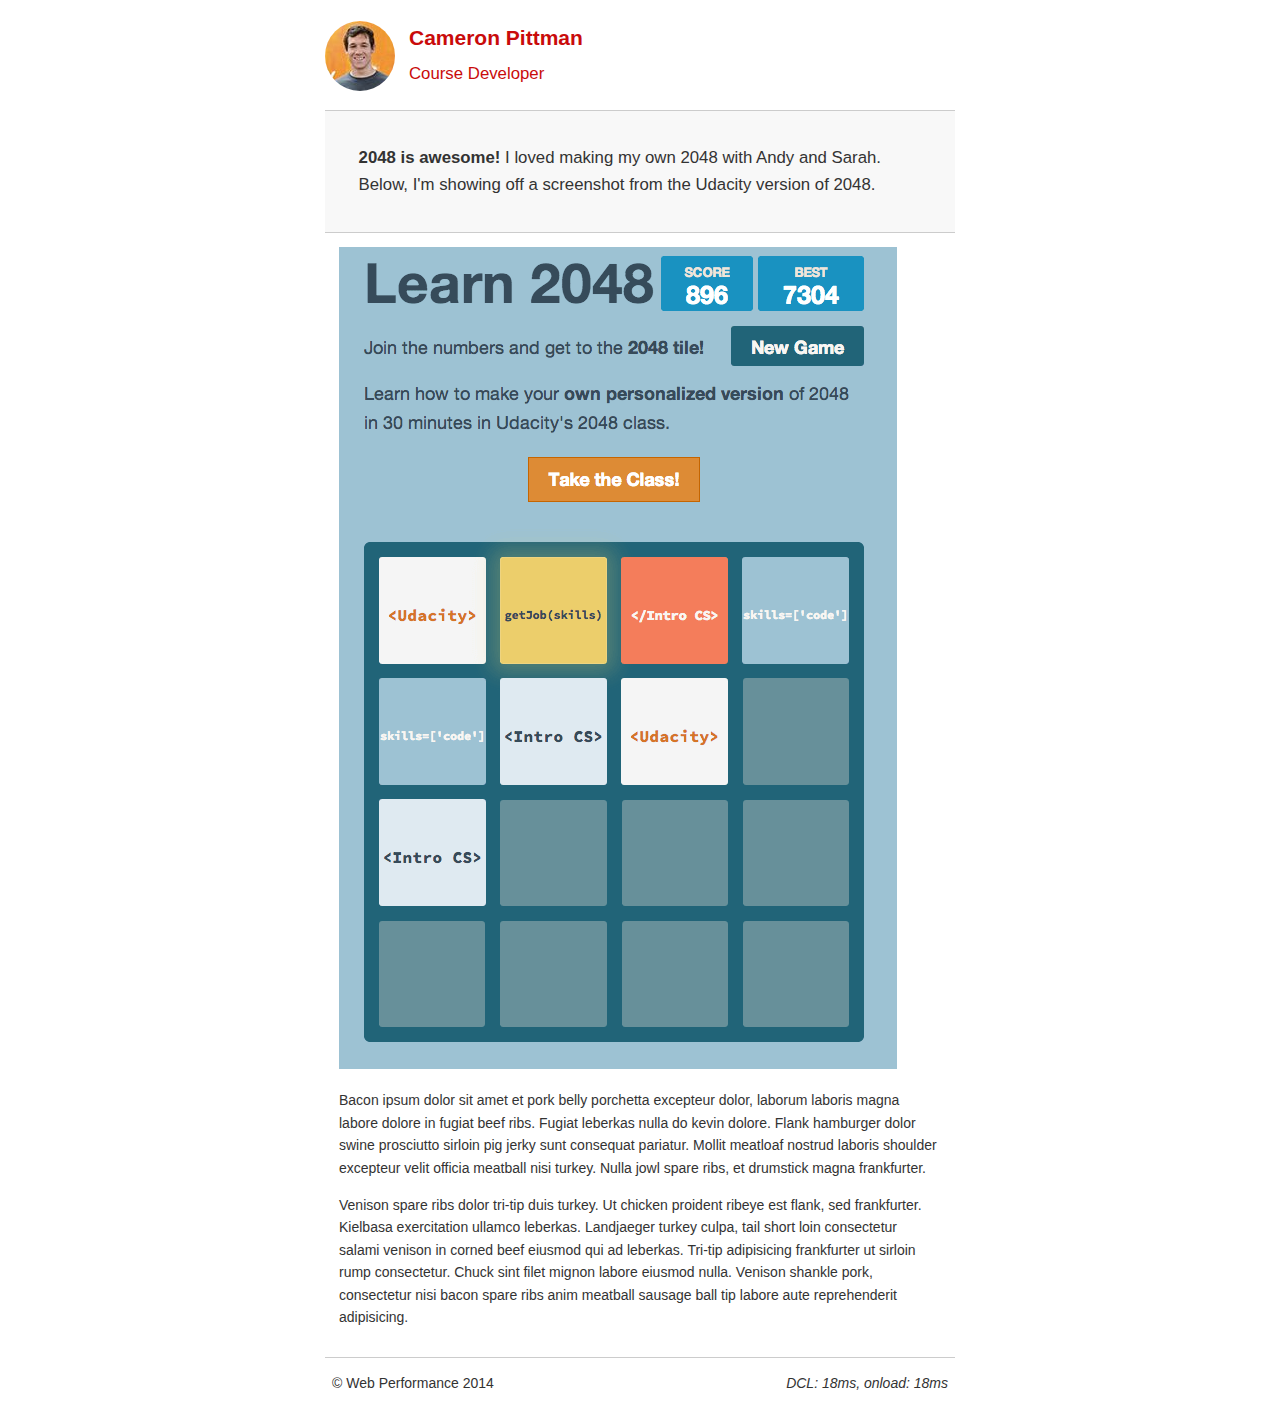
<file: project-2048.html>
<!DOCTYPE html>
<html lang="en">
  <head>
    <meta charset="utf-8">
    <meta name="viewport" content="width=device-width, initial-scale=1">
    <meta name="description" content=" FILL ME IN ">
    <meta name="author" content=" FILL ME IN ">
    <title>Cameron Pittman: Portfolio</title>

    <!-- Hmm, what is the impact of web fonts on speed? Measure it... -->
    <!-- <link href="//fonts.googleapis.com/css?family=Open+Sans:400,700" rel="stylesheet"> -->

    <link href="css/style.css" rel="stylesheet">
    <link href="css/print.css" rel="stylesheet">

    <script>
      (function(w,g){w['GoogleAnalyticsObject']=g;
      w[g]=w[g]||function(){(w[g].q=w[g].q||[]).push(arguments)};w[g].l=1*new Date();})(window,'ga');

      // Optional TODO: replace with your Google Analytics profile ID.
      ga('create', 'UA-XXXX-Y');
      ga('send', 'pageview');
    </script>
    <script src="//www.google-analytics.com/analytics.js"></script>
    <script src="js/perfmatters.js"></script>
  </head>

  <body>
    <header>
      <a href="/"><img src="img/profilepic.jpg"></a>
      <p>Cameron Pittman<br><span>Course Developer</span></p>
    </header>

    <div class="container">
      <div class="hero">
        <strong>2048 is awesome!</strong> I loved making my own 2048 with Andy and Sarah. Below, I'm showing off a screenshot from the Udacity version of 2048.
      </div>

      <div class="content">

        <img class="img-responsive" src="img/2048.png">

        <p>Bacon ipsum dolor sit amet et pork belly porchetta excepteur dolor, laborum laboris magna labore dolore in fugiat beef ribs. Fugiat leberkas nulla do kevin dolore. Flank hamburger dolor swine prosciutto sirloin pig jerky sunt consequat pariatur. Mollit meatloaf nostrud laboris shoulder excepteur velit officia meatball nisi turkey. Nulla jowl spare ribs, et drumstick magna frankfurter.</p>

        <p>Venison spare ribs dolor tri-tip duis turkey. Ut chicken proident ribeye est flank, sed frankfurter. Kielbasa exercitation ullamco leberkas. Landjaeger turkey culpa, tail short loin consectetur salami venison in corned beef eiusmod qui ad leberkas. Tri-tip adipisicing frankfurter ut sirloin rump consectetur. Chuck sint filet mignon labore eiusmod nulla. Venison shankle pork, consectetur nisi bacon spare ribs anim meatball sausage ball tip labore aute reprehenderit adipisicing.</p>

    </div>

    <footer>
      <p>&copy; Web Performance 2014 <span id="crp-stats"></span></p>
    </footer>
  </body>
</html>
</file>
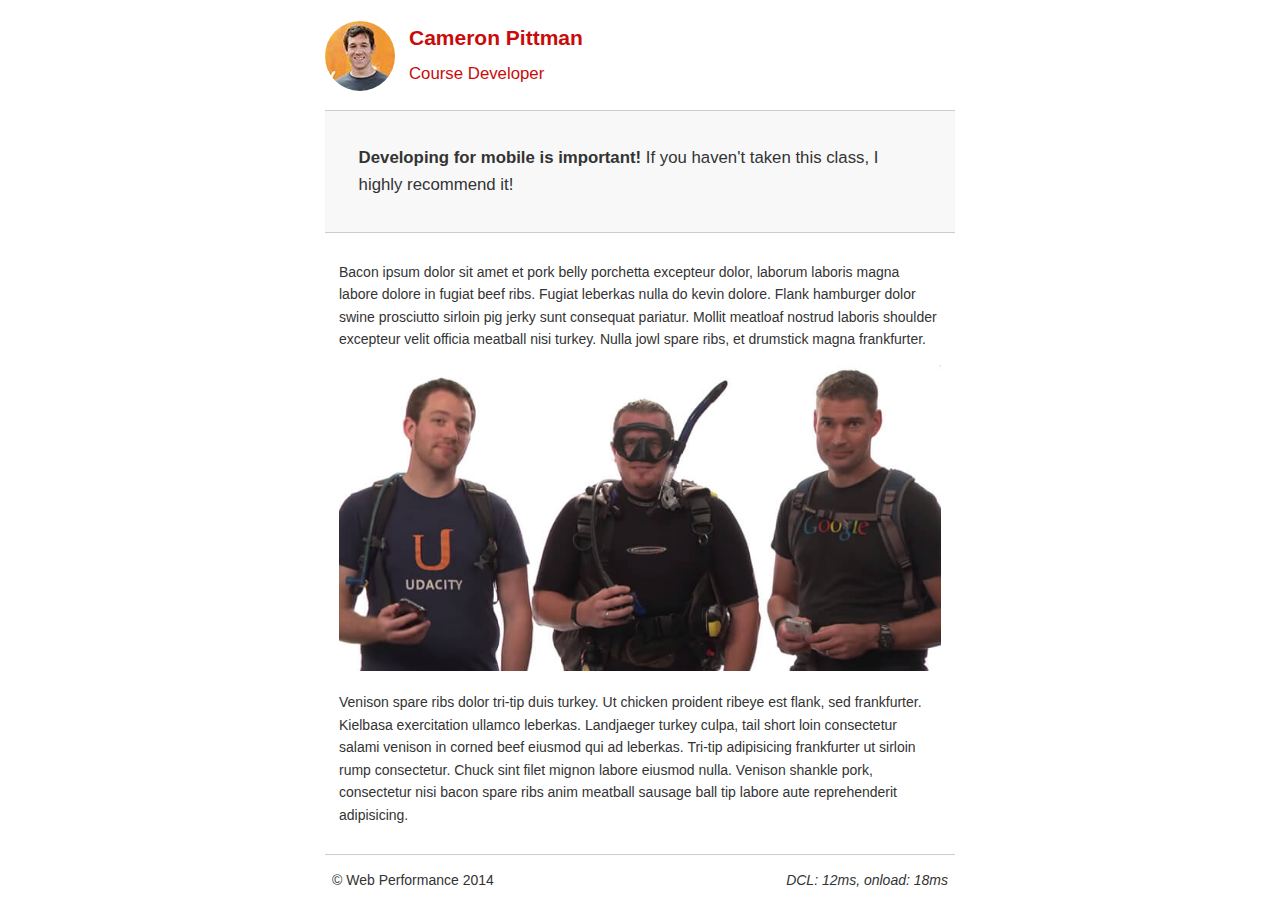
<file: project-mobile.html>
<!DOCTYPE html>
<html lang="en">
  <head>
    <meta charset="utf-8">
    <meta name="viewport" content="width=device-width, initial-scale=1">
    <meta name="description" content=" FILL ME IN ">
    <meta name="author" content=" FILL ME IN ">
    <title>Cameron Pitman: Portfolio</title>

    <!-- Hmm, what is the impact of web fonts on speed? Measure it... -->
    <!-- <link href="//fonts.googleapis.com/css?family=Open+Sans:400,700" rel="stylesheet"> -->

    <link href="css/style.css" rel="stylesheet">
    <link href="css/print.css" rel="stylesheet">

    <script>
      (function(w,g){w['GoogleAnalyticsObject']=g;
      w[g]=w[g]||function(){(w[g].q=w[g].q||[]).push(arguments)};w[g].l=1*new Date();})(window,'ga');

      // Optional TODO: replace with your Google Analytics profile ID.
      ga('create', 'UA-XXXX-Y');
      ga('send', 'pageview');
    </script>
    <script src="http://www.google-analytics.com/analytics.js"></script>
    <script async src="js/perfmatters.js"></script>
  </head>

  <body>
    <header>
      <a href="/"><img src="img/profilepic.jpg"></a>
      <p>Cameron Pittman<br><span>Course Developer</span></p>
    </header>

    <div class="container">
      <div class="hero">
        <strong>Developing for mobile is important!</strong> If you haven't taken this class, I highly recommend it!
      </div>

      <div class="content">

        <p>Bacon ipsum dolor sit amet et pork belly porchetta excepteur dolor, laborum laboris magna labore dolore in fugiat beef ribs. Fugiat leberkas nulla do kevin dolore. Flank hamburger dolor swine prosciutto sirloin pig jerky sunt consequat pariatur. Mollit meatloaf nostrud laboris shoulder excepteur velit officia meatball nisi turkey. Nulla jowl spare ribs, et drumstick magna frankfurter.</p>

        <img src="img/mobilewebdev.jpg">

        <p>Venison spare ribs dolor tri-tip duis turkey. Ut chicken proident ribeye est flank, sed frankfurter. Kielbasa exercitation ullamco leberkas. Landjaeger turkey culpa, tail short loin consectetur salami venison in corned beef eiusmod qui ad leberkas. Tri-tip adipisicing frankfurter ut sirloin rump consectetur. Chuck sint filet mignon labore eiusmod nulla. Venison shankle pork, consectetur nisi bacon spare ribs anim meatball sausage ball tip labore aute reprehenderit adipisicing.</p>

    </div>

    <footer>
      <p>&copy; Web Performance 2014 <span id="crp-stats"></span></p>
    </footer>
  </body>
</html>
</file>
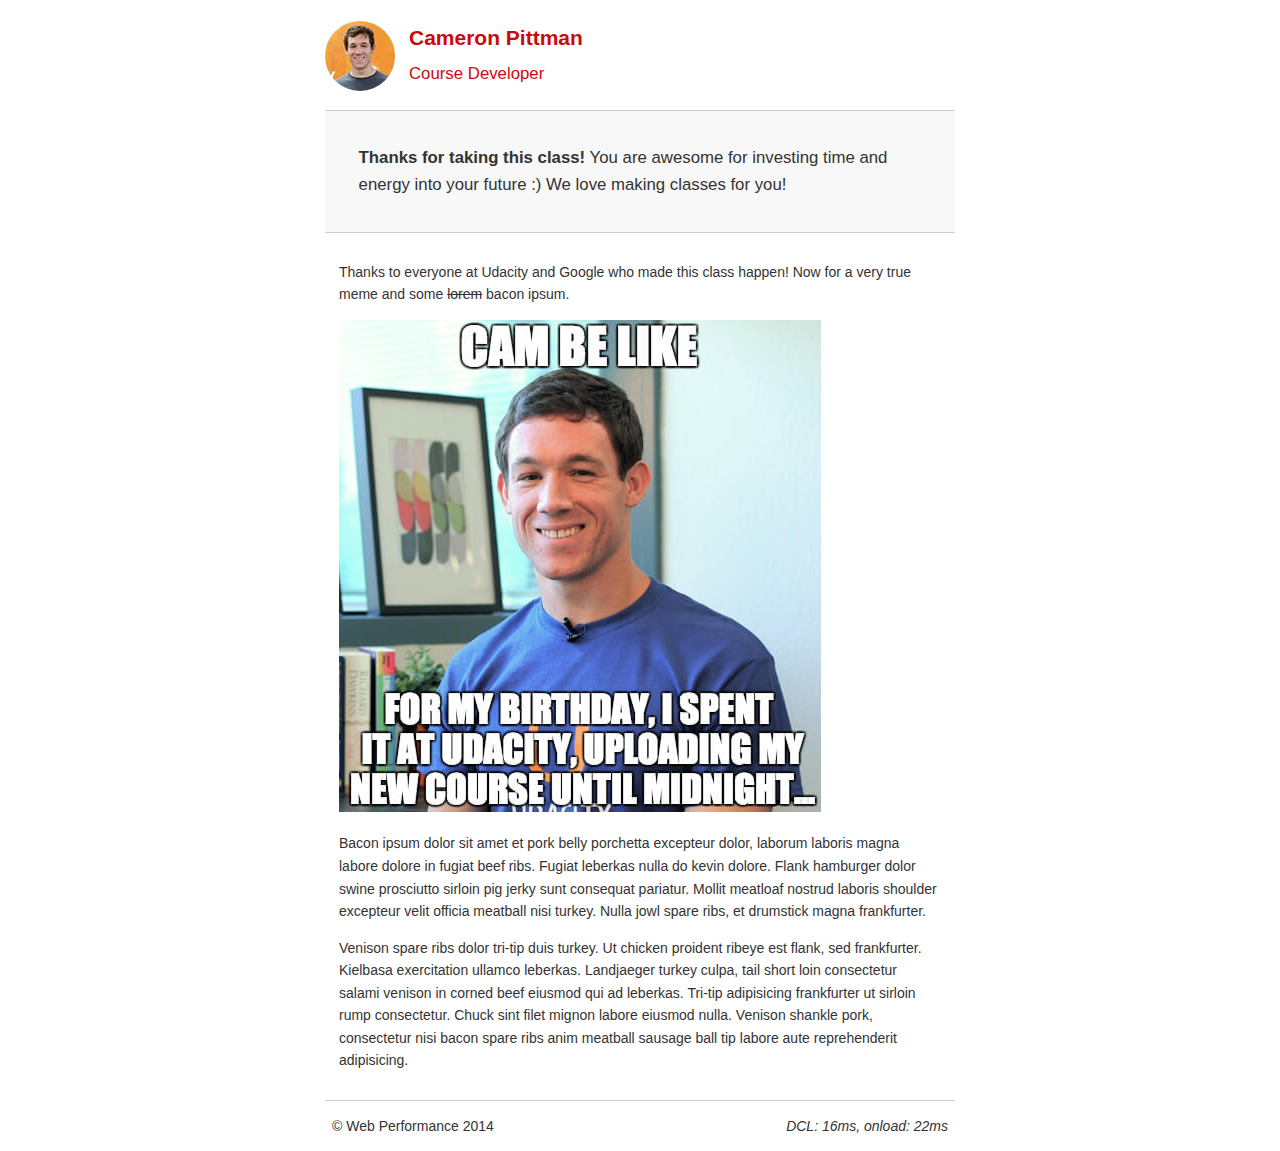
<file: project-webperf.html>
<!DOCTYPE html>
<html lang="en">
  <head>
    <meta charset="utf-8">
    <meta name="viewport" content="width=device-width, initial-scale=1">
    <meta name="description" content=" FILL ME IN ">
    <meta name="author" content=" FILL ME IN ">
    <title>Cameron Pittman: Portfolio</title>

    <!-- Hmm, what is the impact of web fonts on speed? Measure it... -->
    <!-- <link href="//fonts.googleapis.com/css?family=Open+Sans:400,700" rel="stylesheet"> -->

    <link href="css/style.css" rel="stylesheet">
    <link href="css/print.css" rel="stylesheet">

    <script>
      (function(w,g){w['GoogleAnalyticsObject']=g;
      w[g]=w[g]||function(){(w[g].q=w[g].q||[]).push(arguments)};w[g].l=1*new Date();})(window,'ga');

      // Optional TODO: replace with your Google Analytics profile ID.
      ga('create', 'UA-XXXX-Y');
      ga('send', 'pageview');
    </script>
    <script src="http://www.google-analytics.com/analytics.js"></script>
    <script async src="js/perfmatters.js"></script>
  </head>

  <body>
    <header>
      <a href="/"><img src="img/profilepic.jpg"></a>
      <p>Cameron Pittman<br><span>Course Developer</span></p>
    </header>

    <div class="container">
      <div class="hero">
        <strong>Thanks for taking this class!</strong> You are awesome for investing time and energy into your future :) We love making classes for you!
      </div>

      <div class="content">

        <p>Thanks to everyone at Udacity and Google who made this class happen! Now for a very true meme and some <strike>lorem</strike> bacon ipsum.</p>

        <img src="img/cam_be_like.jpg">

        <p>Bacon ipsum dolor sit amet et pork belly porchetta excepteur dolor, laborum laboris magna labore dolore in fugiat beef ribs. Fugiat leberkas nulla do kevin dolore. Flank hamburger dolor swine prosciutto sirloin pig jerky sunt consequat pariatur. Mollit meatloaf nostrud laboris shoulder excepteur velit officia meatball nisi turkey. Nulla jowl spare ribs, et drumstick magna frankfurter.</p>

        <p>Venison spare ribs dolor tri-tip duis turkey. Ut chicken proident ribeye est flank, sed frankfurter. Kielbasa exercitation ullamco leberkas. Landjaeger turkey culpa, tail short loin consectetur salami venison in corned beef eiusmod qui ad leberkas. Tri-tip adipisicing frankfurter ut sirloin rump consectetur. Chuck sint filet mignon labore eiusmod nulla. Venison shankle pork, consectetur nisi bacon spare ribs anim meatball sausage ball tip labore aute reprehenderit adipisicing.</p>

    </div>

    <footer>
      <p>&copy; Web Performance 2014 <span id="crp-stats"></span></p>
    </footer>
  </body>
</html>
</file>
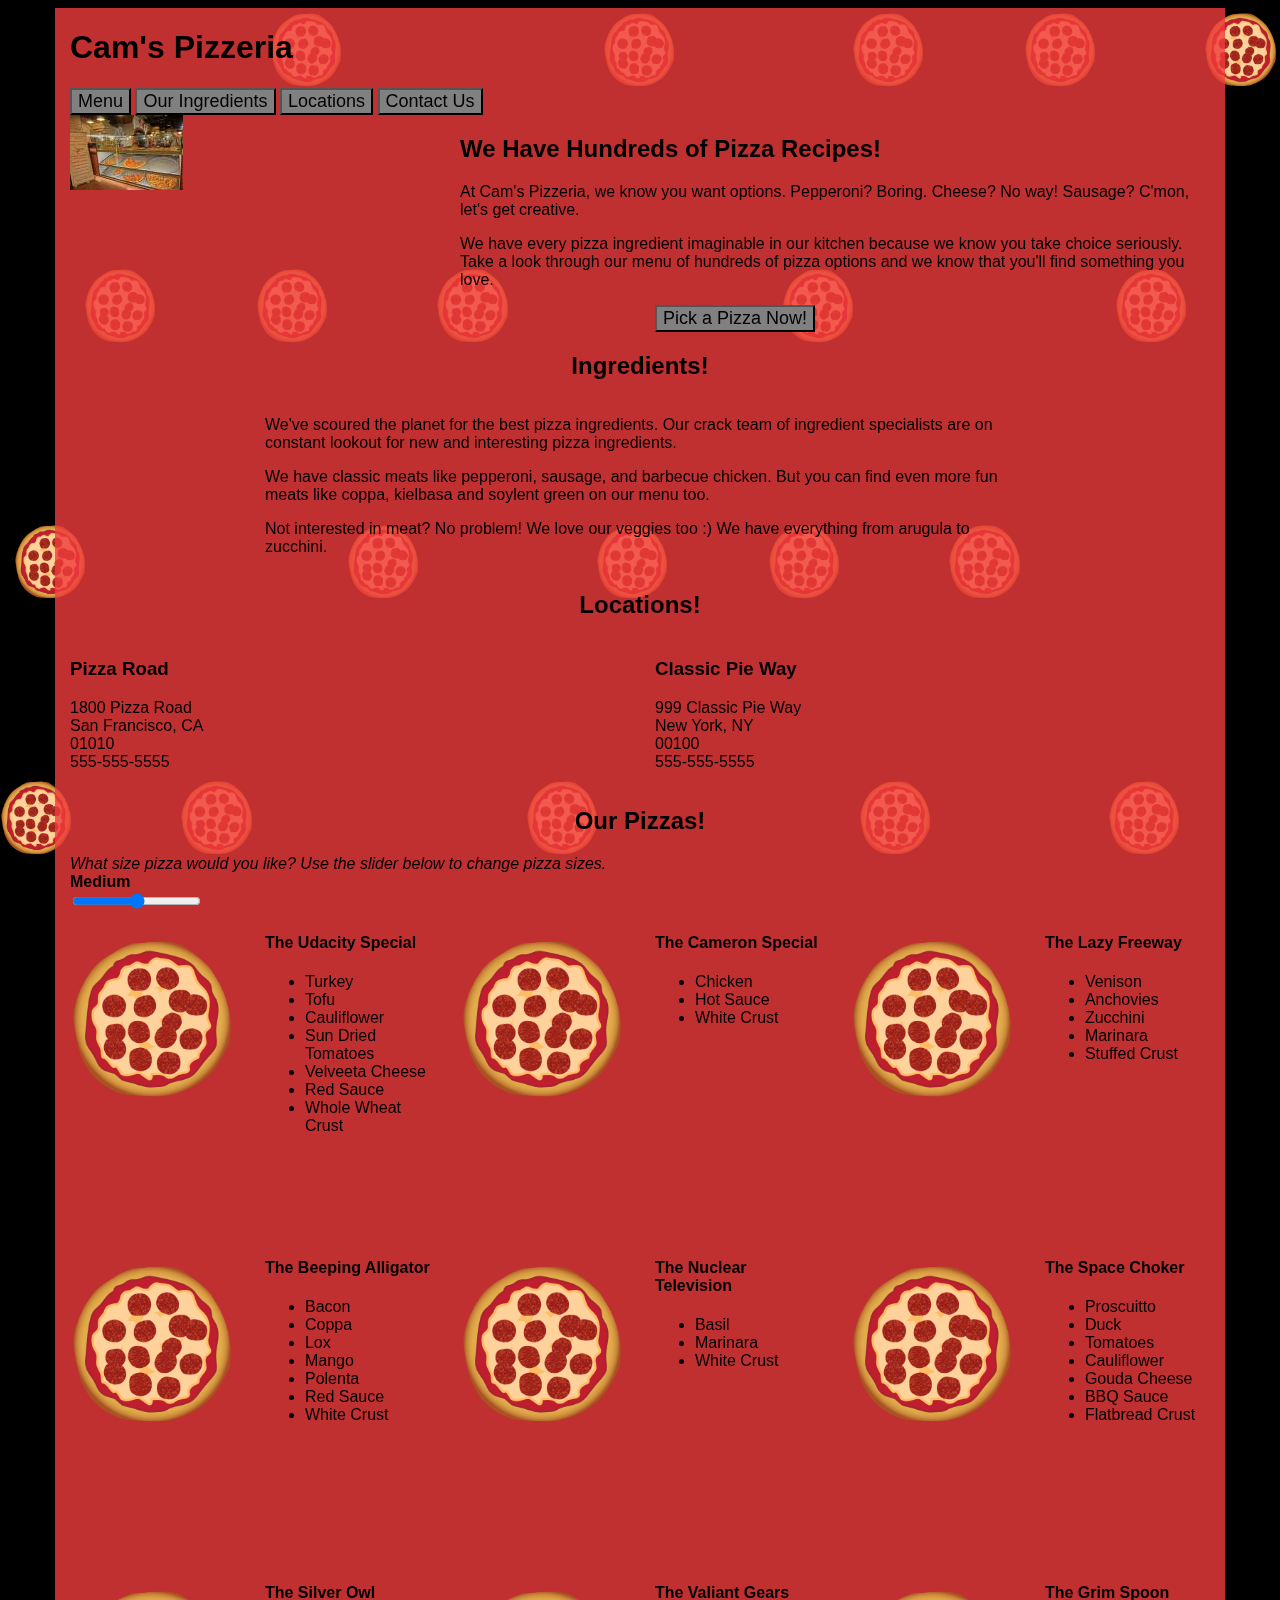
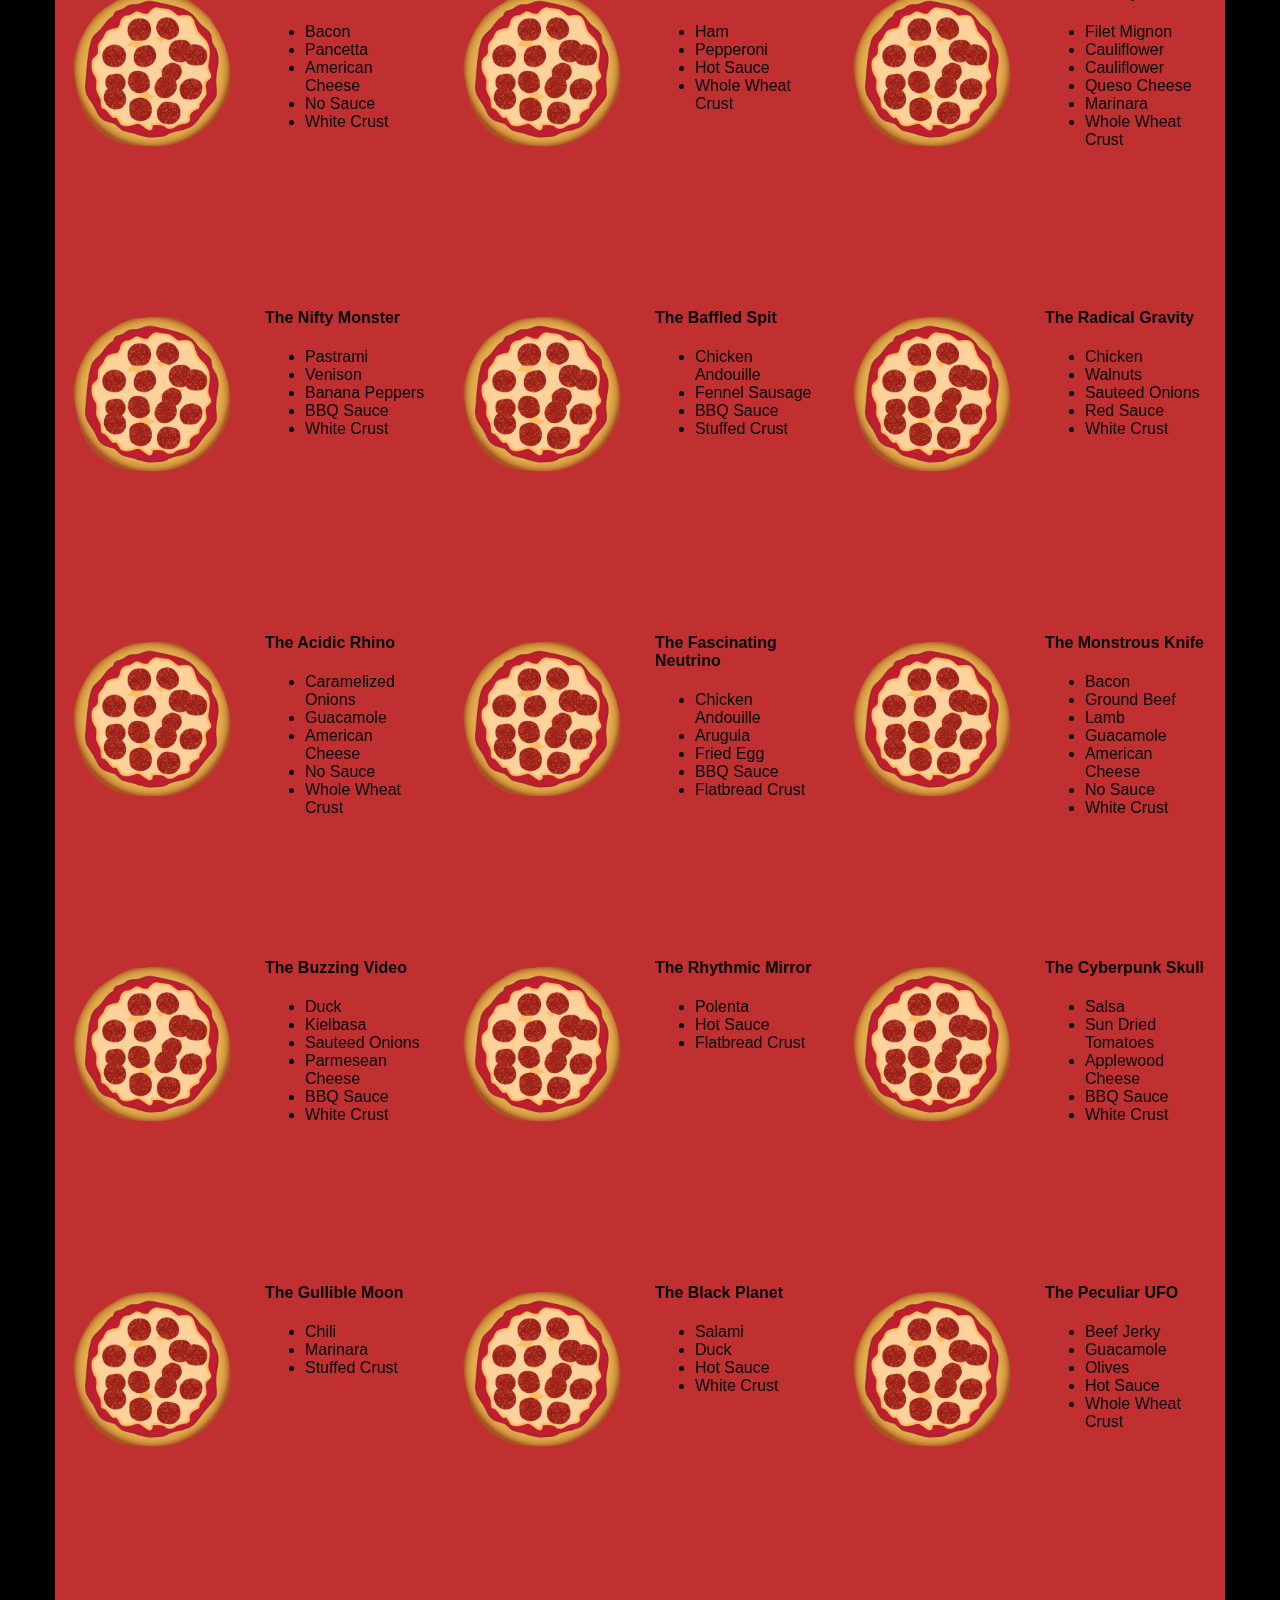
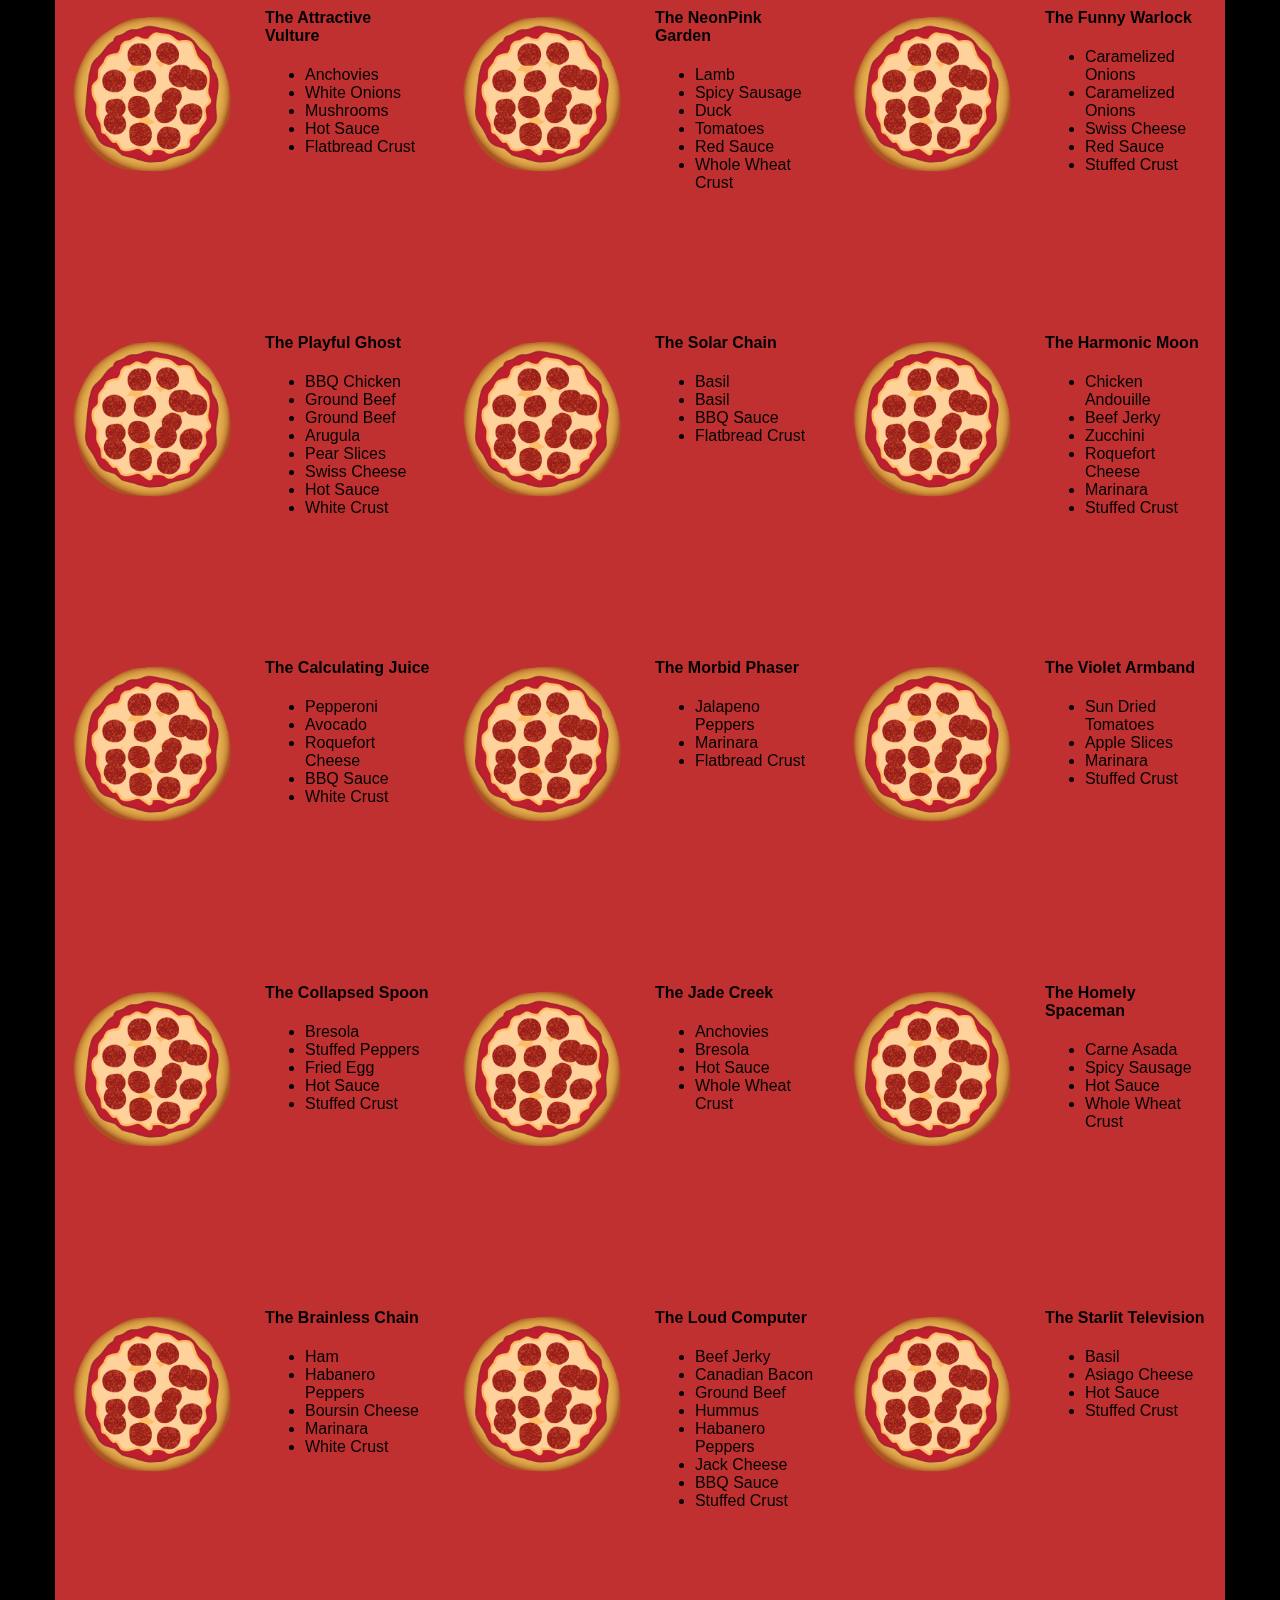
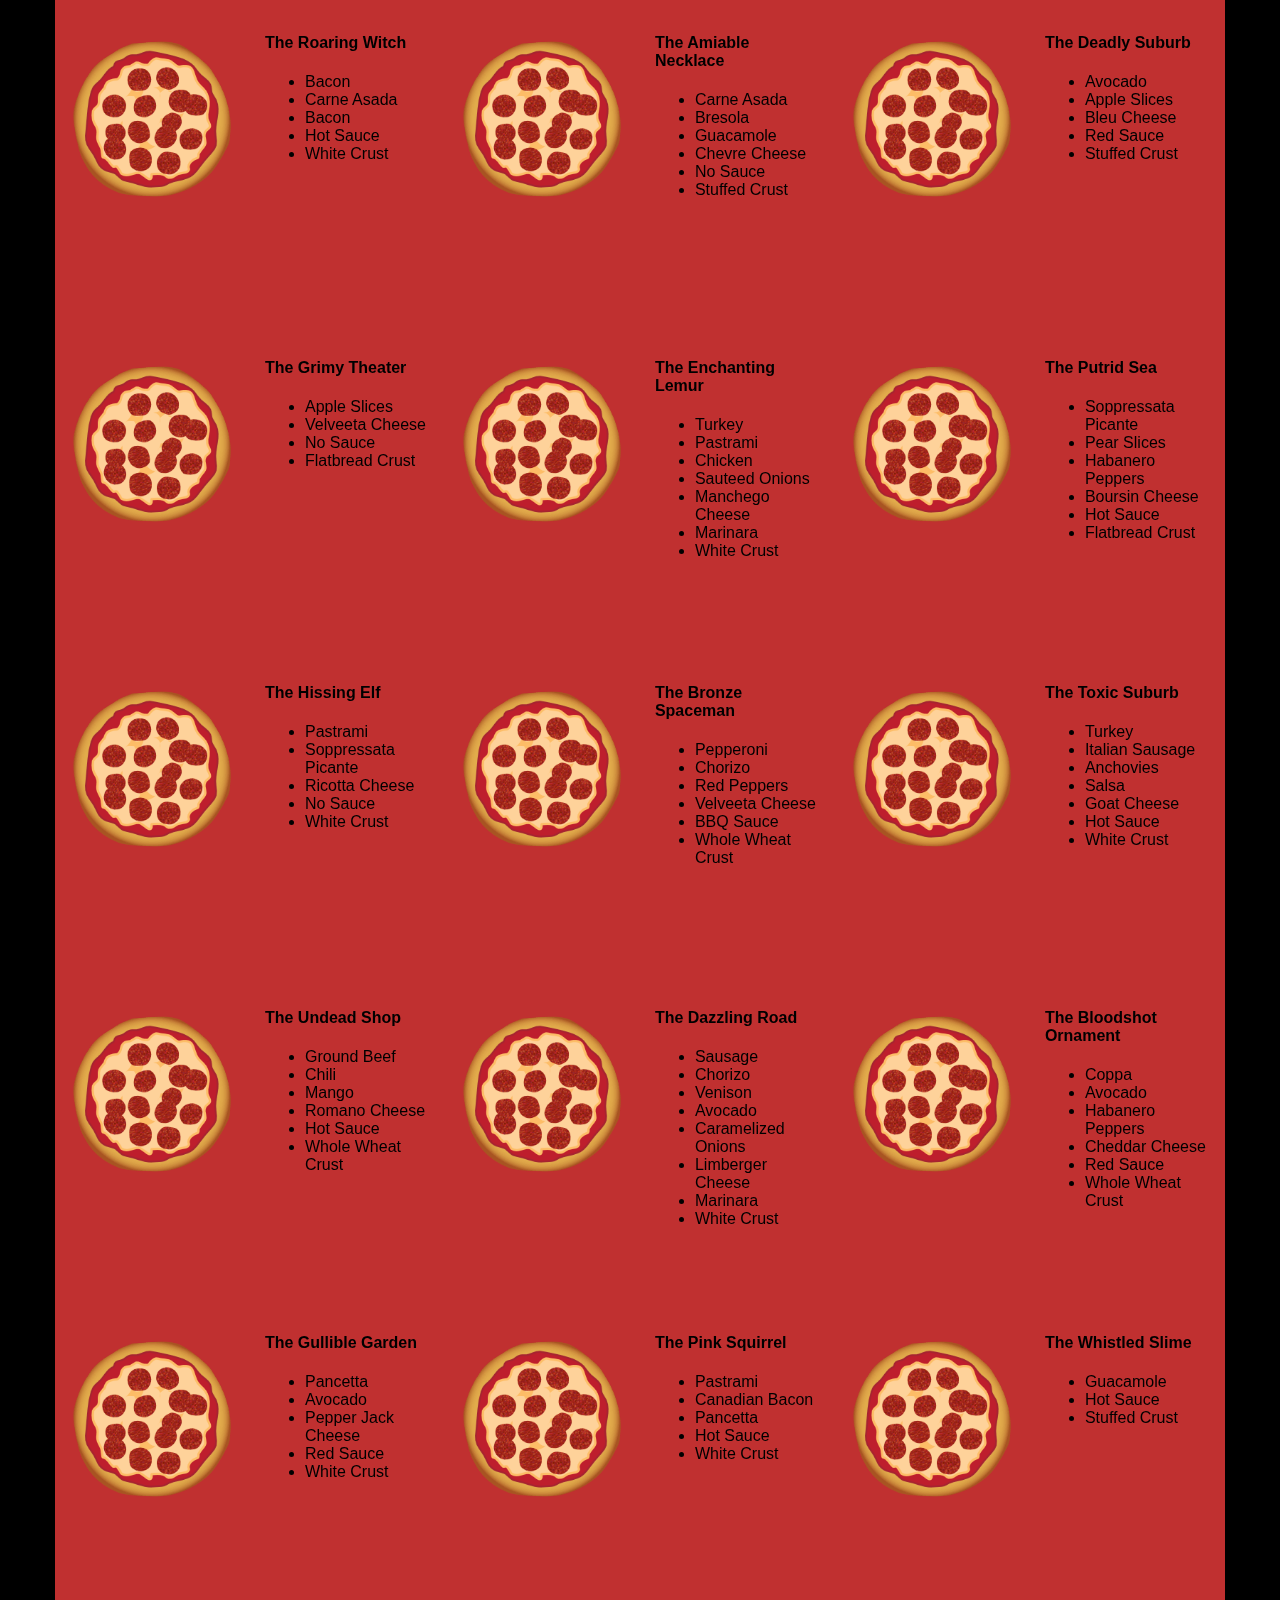
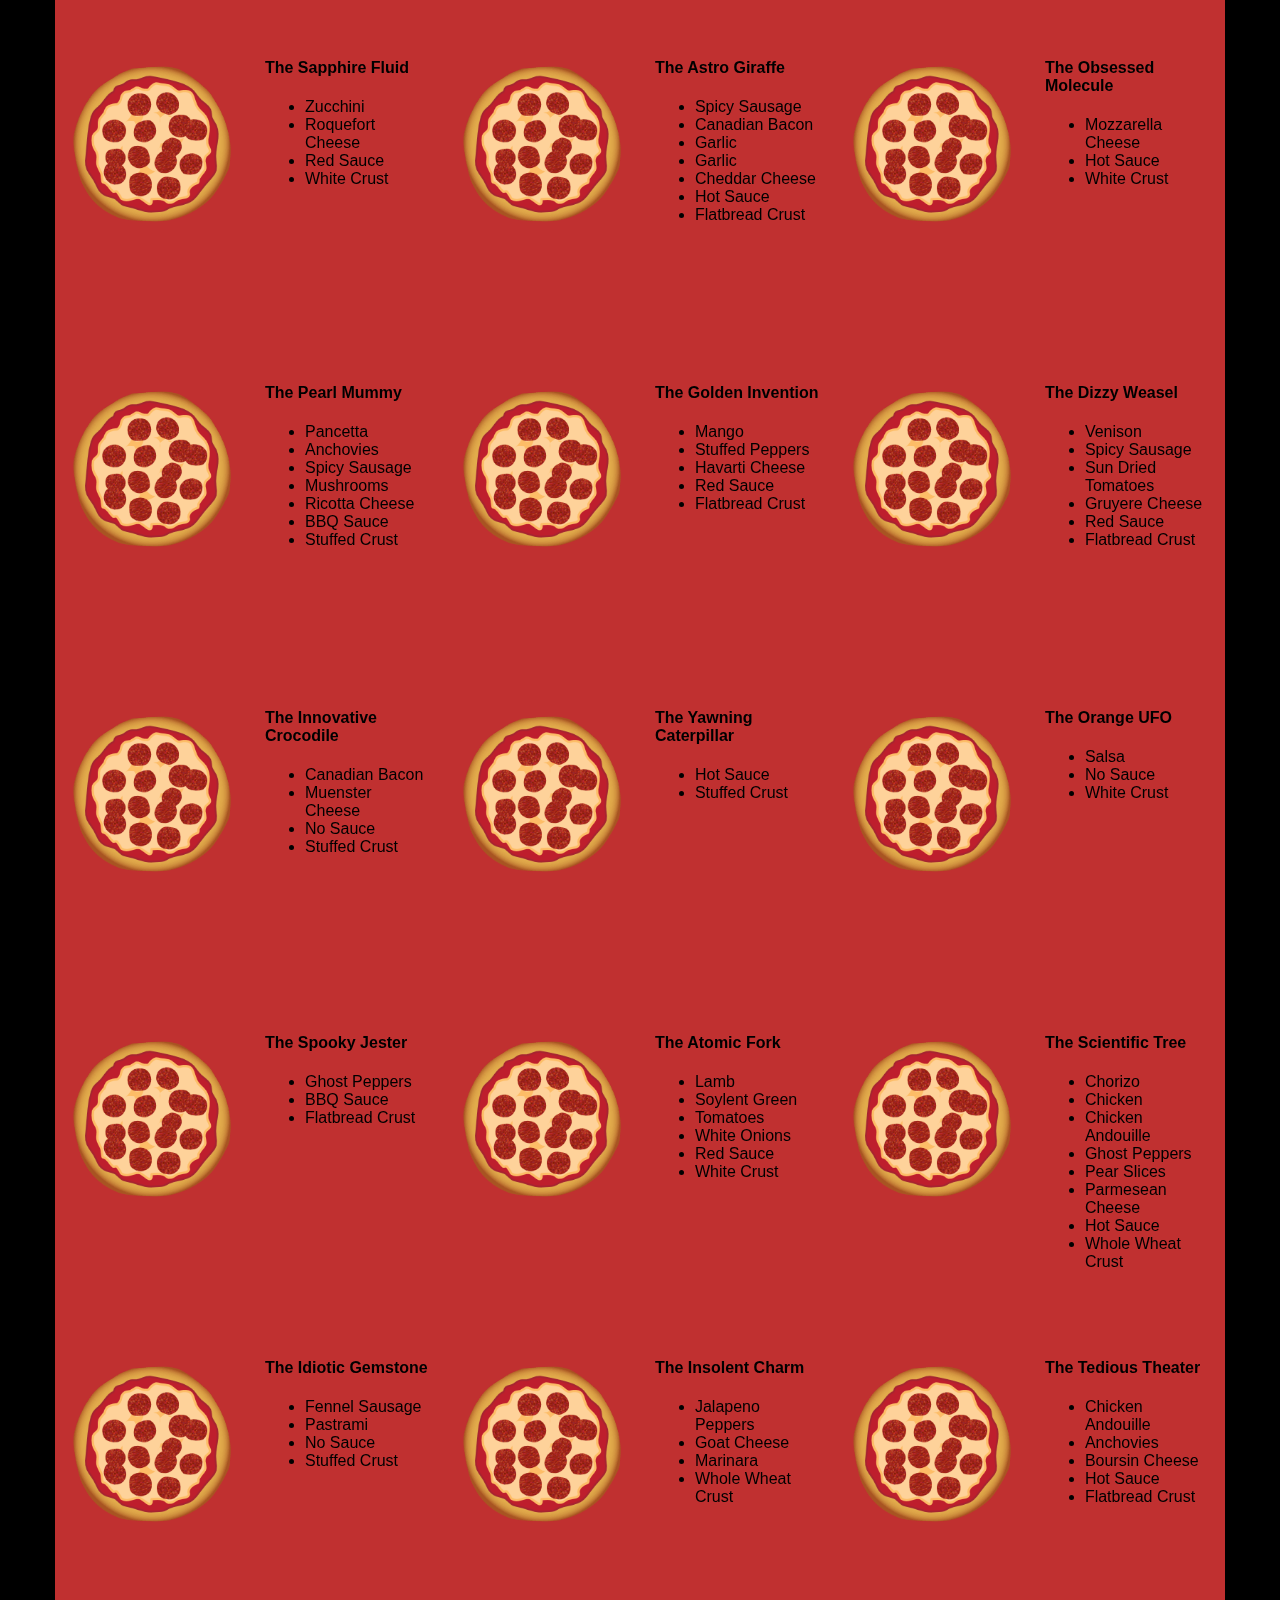
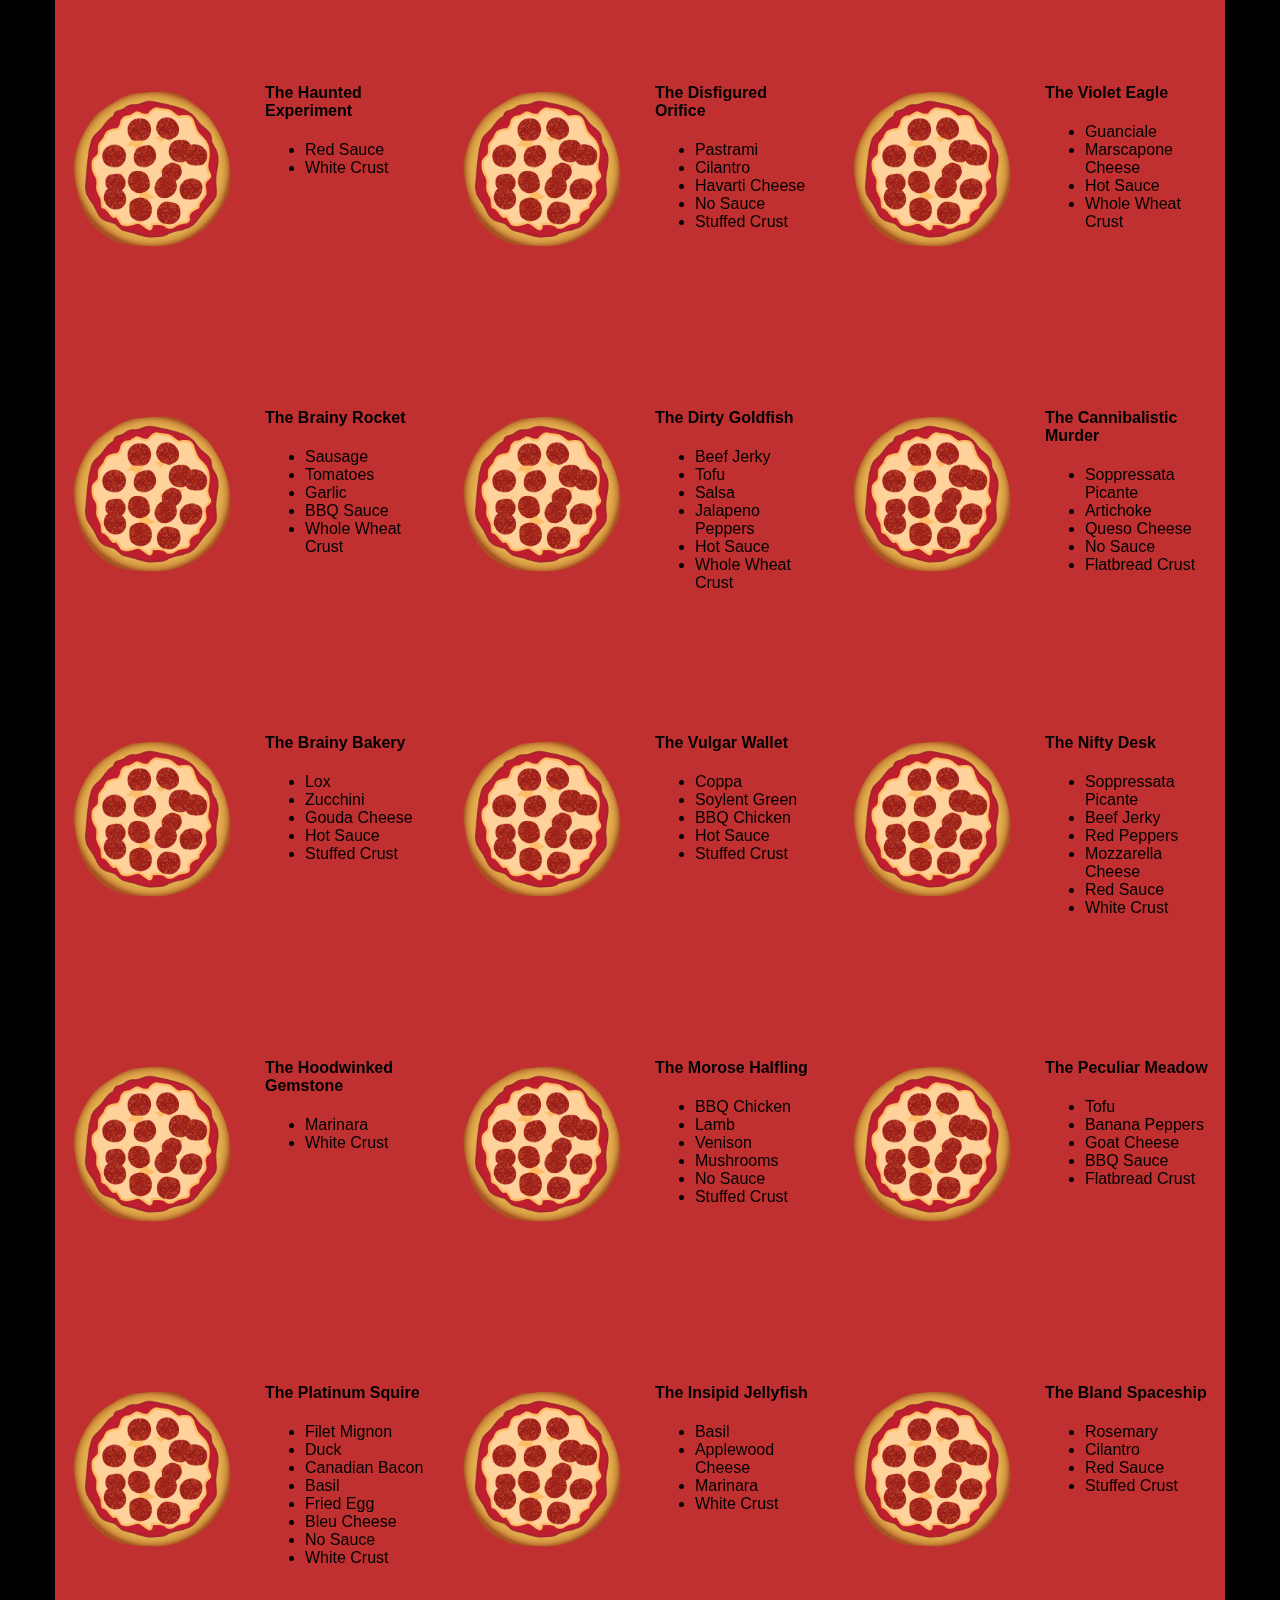
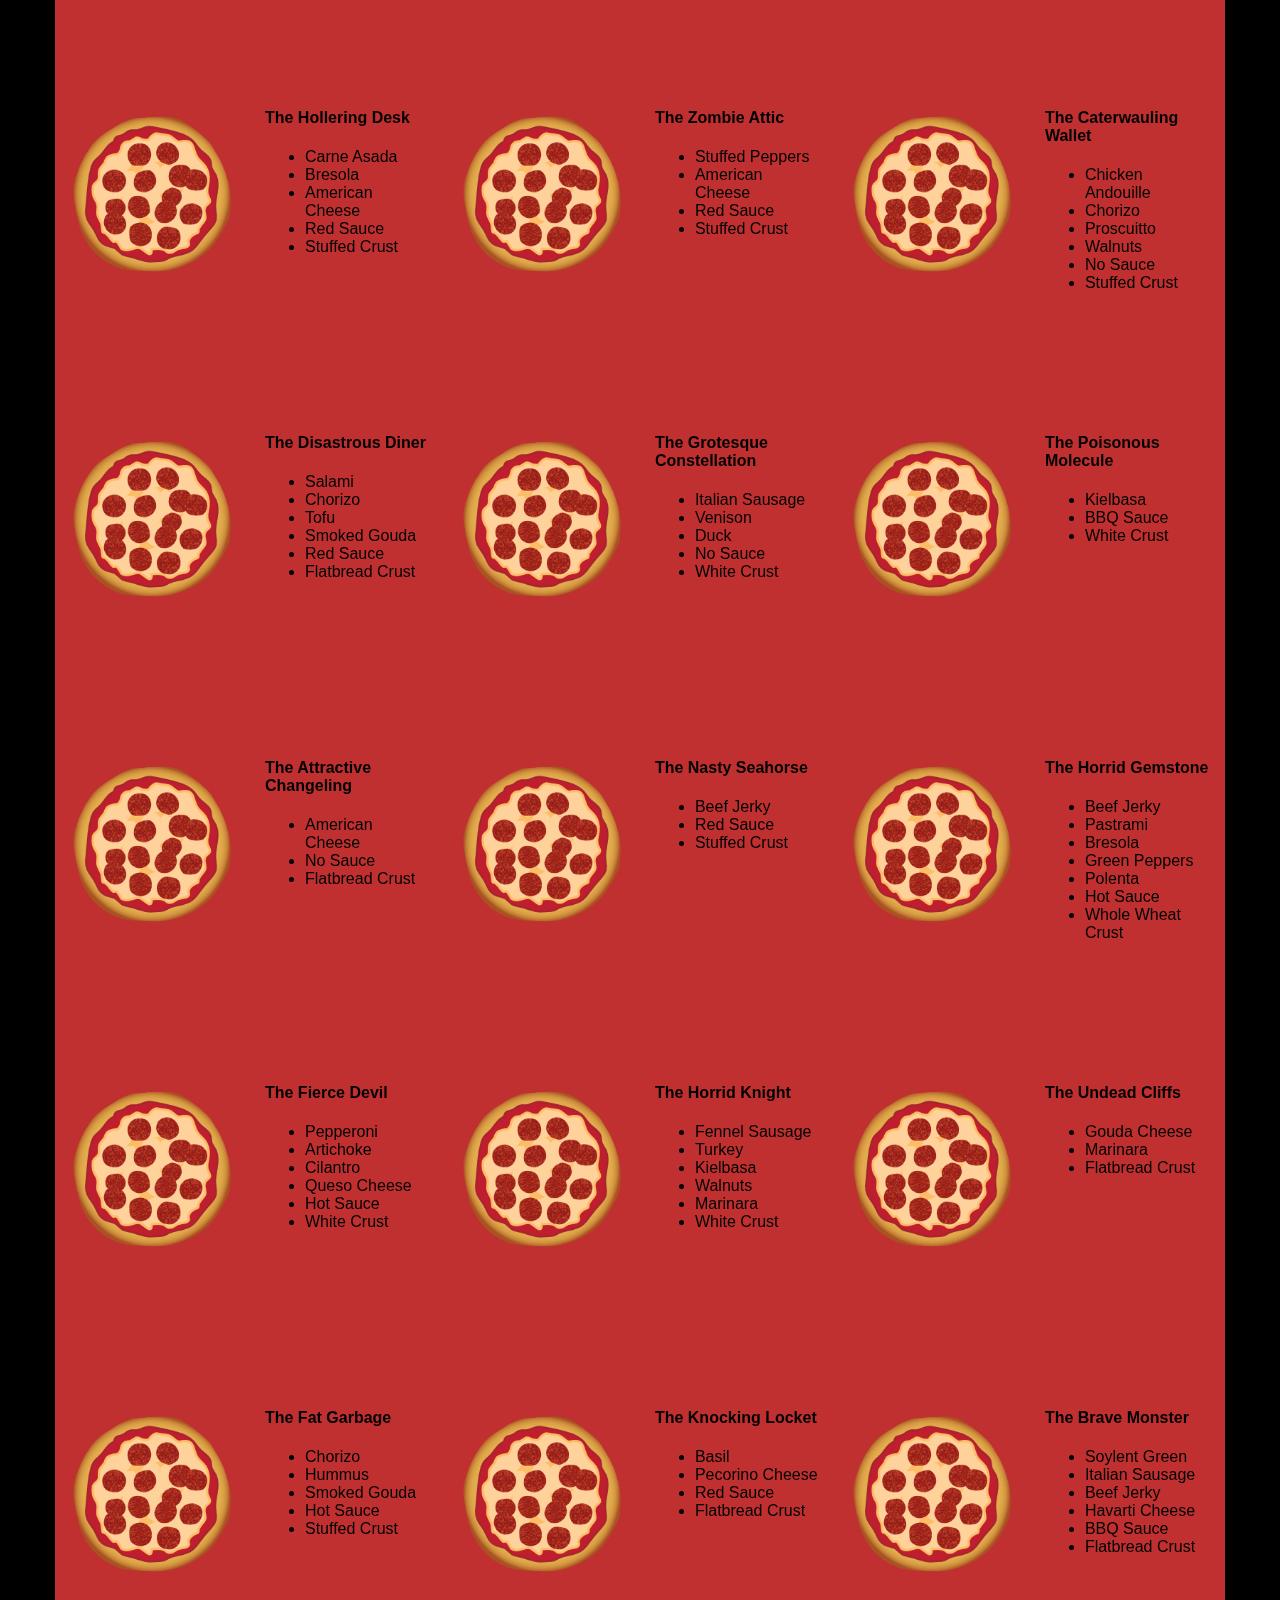
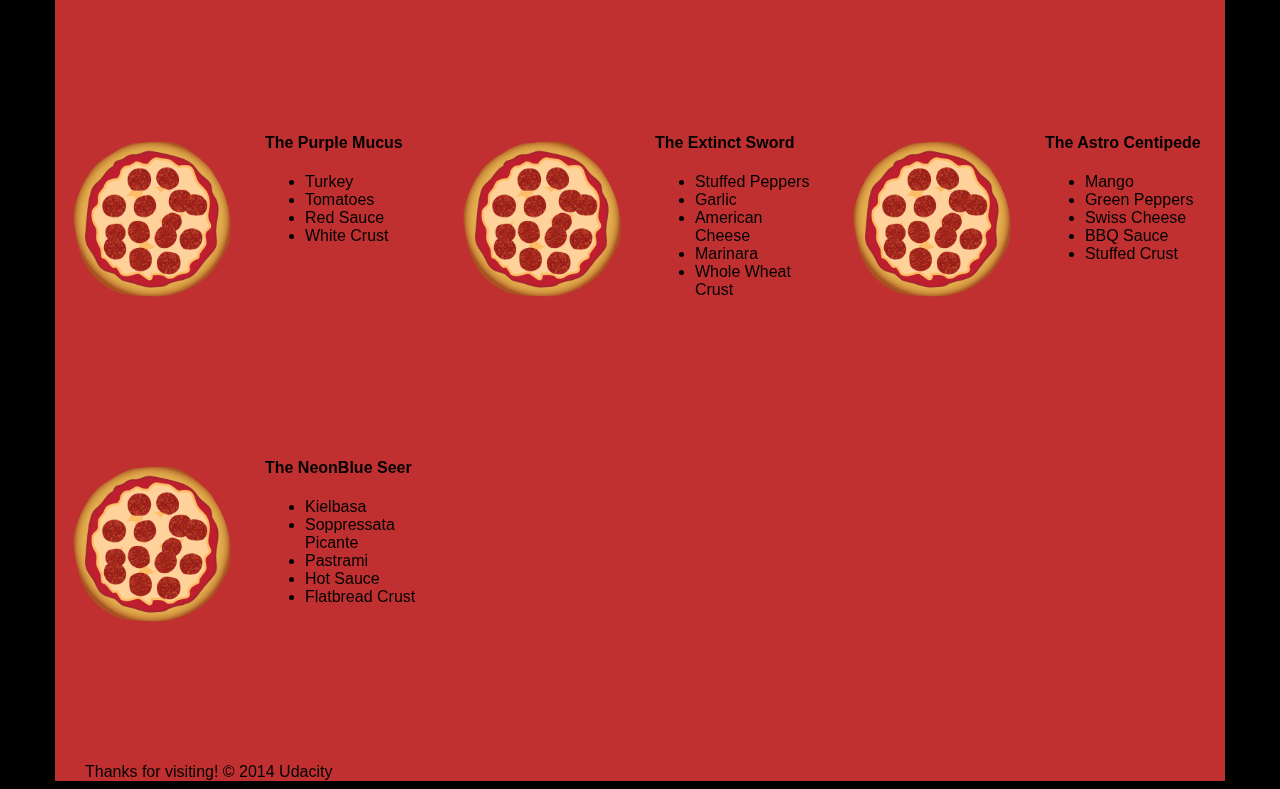
<file: views/pizza.html>
<!DOCTYPE HTML>
<html>
<head>
  <link rel="stylesheet" href="css/style.css" />
  <link rel="stylesheet" href="css/bootstrap-grid.css">
  <meta name="viewport" content="width=device-width, initial-scale=1" />
</head>

<body>
  <div class="container">
    <div id="header" class="row">
      <div class="col-md-6">
        <div class="row">
          <div class="col-md-12">
            <h1>Cam's Pizzeria</h1>
            <div class="row">
              <div id="menu" class="col-md-12">
                <form action="#randomPizzas">
                  <input type="submit" value="Menu">
                </form>
                <form action="#ingredients">
                  <input type="submit" value="Our Ingredients">
                </form>
                <form action="#locations">
                  <input type="submit" value="Locations">
                </form>
                <form action="#" onsubmit="alert('Thanks for clicking! This button doesn\'t do anything because this is a fake pizzeria :\)')">
                  <input type="submit" value="Contact Us">
                </form>
              </div>
            </div>
          </div>
        </div>
      </div>
      <div id="movingPizzas1" class="col-md-6">
      </div>
    </div>
    <div id="callToAction" class="row">
      <div class="col-md-4">
        <img src="images/pizzeria.jpg" class="img-responsive"> <!-- Image credit to: http://commons.wikimedia.org/wiki/File:HK_TST_night_%E5%98%89%E8%98%AD%E9%81%93_Granville_Road_restaurant_Paisano's_Pizzeria_pizza_Dec-2013.JPG -->
      </div>
      <div class="col-md-8">
        <div class="row">
          <div class="col-md-12">
            <h2>We Have Hundreds of Pizza Recipes!</h2>
            <p>At Cam's Pizzeria, we know you want options. Pepperoni? Boring. Cheese? No way! Sausage? C'mon, let's get creative.</p>

            <p>We have every pizza ingredient imaginable in our kitchen because we know you take choice seriously. Take a look through our menu of hundreds of pizza options and we know that you'll find something you love.</p>
          </div>
        </div>
        <div class="row">
          <div class="col-md-6 col-md-push-3">
            <form action="#randomPizzas">
              <input type="submit" value="Pick a Pizza Now!">
            </form>
          </div>
        </div>
      </div>
    </div>
    <div id="ingredients" class="row">
      <div class="col-md-8 col-md-push-2">
        <div class="row">
          <div class="col-md-12 centered">
            <h2>Ingredients!</h2>
          </div>
        </div>
        <div class="row">
          <div class="col-md-12">
            <p>We've scoured the planet for the best pizza ingredients. Our crack team of ingredient specialists are on constant lookout for new and interesting pizza ingredients.</p>

            <p>We have classic meats like pepperoni, sausage, and barbecue chicken. But you can find even more fun meats like coppa, kielbasa and soylent green on our menu too.</p>

            <p>Not interested in meat? No problem! We love our veggies too :) We have everything from arugula to zucchini.</p>
          </div>
        </div>
      </div>
    </div>
    <div id="locations" class="row">
      <div class="col-md-12">
        <h2 style="text-align: center">Locations!</h2>
        <div class="row">
          <div class="col-md-6">
            <h3>Pizza Road</h3>
            <p>1800 Pizza Road<br>San Francisco, CA<br>01010<br>555-555-5555</p>
          </div>
          <div class="col-md-6">
            <h3>Classic Pie Way</h3>
            <p>999 Classic Pie Way<br>New York, NY<br>00100<br>555-555-5555</p>
          </div>
        </div>
      </div>
    </div>
    <div id="pizzaGenerator" class="row">
      <div class="col-md-12">
        <h2 style="text-align: center">Our Pizzas!</h2>
        <div class="row">
          <div class="col-md-12">
            <em>What size pizza would you like? Use the slider below to change pizza sizes.</em>
          </div>
          <div id="pizzaSize" class="col-md-6">Medium</div>
          <div class="col-md-12">
            <input id="sizeSlider" type="range" min="1" max="3" value="2" step="1" onchange="resizePizzas(this.value)"></input>
          </div>
        </div>
        <div id="randomPizzas" class="row">
          <div id="pizza0" class="randomPizzaContainer" style="width:33.33%;">
            <div class="col-md-6">
              <img src="images/pizza.png" class="img-responsive">
            </div>
            <div class="col-md-6">
              <h4>The Udacity Special</h4>
              <ul>
                <li>Turkey</li>
                <li>Tofu</li>
                <li>Cauliflower</li>
                <li>Sun Dried Tomatoes</li>
                <li>Velveeta Cheese</li>
                <li>Red Sauce</li>
                <li>Whole Wheat Crust</li>
              </ul>
            </div>
          </div>
          <div id="pizza1" class="randomPizzaContainer" style="width:33.33%;">
            <div class="col-md-6">
              <img src="images/pizza.png" class="img-responsive">
            </div>
            <div class="col-md-6">
              <h4>The Cameron Special</h4>
              <ul>
                <li>Chicken</li>
                <li>Hot Sauce</li>
                <li>White Crust</li>
              </ul>
            </div>
          </div>
        </div>
      </div>
    </div>
    <div id="footer" class="col-md-12">Thanks for visiting! &copy; 2014 Udacity</div>
  </div>
  <script type="text/javascript" src="js/main.js"></script>
</body>

</html>
</file>
<file: css/style.css>
html {
  font-size: 100%;
  overflow-y: scroll;
  -webkit-tap-highlight-color: rgba(0,0,0,0);
  -ms-text-size-adjust: 100%;
  -webkit-text-size-adjust: none;
}
body { margin: 0; font-size: 14px; line-height: 1.61; font-weight: 400; }
body, button, input, select, textarea { font-family: 'Open Sans', sans-serif; color: #333; }

a { color: #12C; }
a:visited { color: #61C; }
a:focus { outline: thin dotted; }
a:hover, a:active { color: #c00; outline: 0; }

b, strong { font-weight: bold; }
pre, code { font-family: monospace, monospace; font-size: 1em; }
ul, ol { margin: 1em 0; padding: 0 0 0 20px; }
img { border: 0; max-width: 100%; }

body { background: #fff; }
header, footer, .container { max-width: 45em; margin: 0 auto; }

header { padding: 0 0.5em; color: #C90B0B; }
header img { border-radius: 40px; float: left; }
header p { font-size:1.5em; font-weight: bold; padding-left: 4em;}
header p span { font-size: 0.8em; font-weight: normal;}

.hero { padding: 2em; background-color: #f8f8f8; font-size:1.2em;
  border-bottom: 1px solid #ccc;
  border-top: 1px solid #ccc;
}

.content { padding: 1em 1em; }
.content li { list-style-type: none; font-size: 1.1em;}
li img { float:left; padding-right: 1em; }
li p { font-size: 0.9em; font-style: italic; }

footer {
  padding: 0 0.5em;
  border-top: 1px solid #ccc;
}
footer span { float: right; font-style: italic; }

/* Smartphones (portrait) */
@media only screen and (max-width: 480px) {
  body { font-size: 12px;}
  header p { padding-left: 4.5em;}
}
</file>
<file: css/print.css>
@media print {
  * { background: 0 0 !important;
      color: #000 !important;
      text-shadow: none !important;
      filter:none !important;
      -ms-filter: none !important
    }
  a,
  a:visited {
    color: #444 !important;
    text-decoration: underline; 
  }
  a[href]:after {
     content: " (" attr(href) ")"
  }
  tr,
  img {
    page-break-inside: avoid
  }

  img {
    max-width: 100% !important
  }
  @page {
    margin: .5cm
  }
  p,
  h2,
  h3 {
     orphans: 3;
     widows: 3
  }
  h2,
  h3 {
    page-break-after: avoid 
  }
}
</file>
<file: views/css/style.css>
/** {
  outline: 1px solid red !important;
}*/
* {
  -webkit-box-sizing: border-box;
  -moz-box-sizing: border-box;
  -box-sizing: border-box;
}

body {
  font-family: "Trebuchet MS", Helvetica, sans-serif;
  background: black;
}

input {
  background: grey;
  font-size: 18px;
}

form {
  display: inline-block;
}

.centered {
  text-align: center;
}

#pizzaSize {
  font-weight: 800;
}

.mover {
  position: fixed;
  width: 256px;
  z-index: -1;
}

.randomPizzaContainer {
  float: left;
  display: flex;
}

.randomPizzaContainer:after {
  content: "";
  display: table;
  clear:both;
}

 .container {
  background-color: rgba(240, 60, 60, 0.8);
}
</file>
